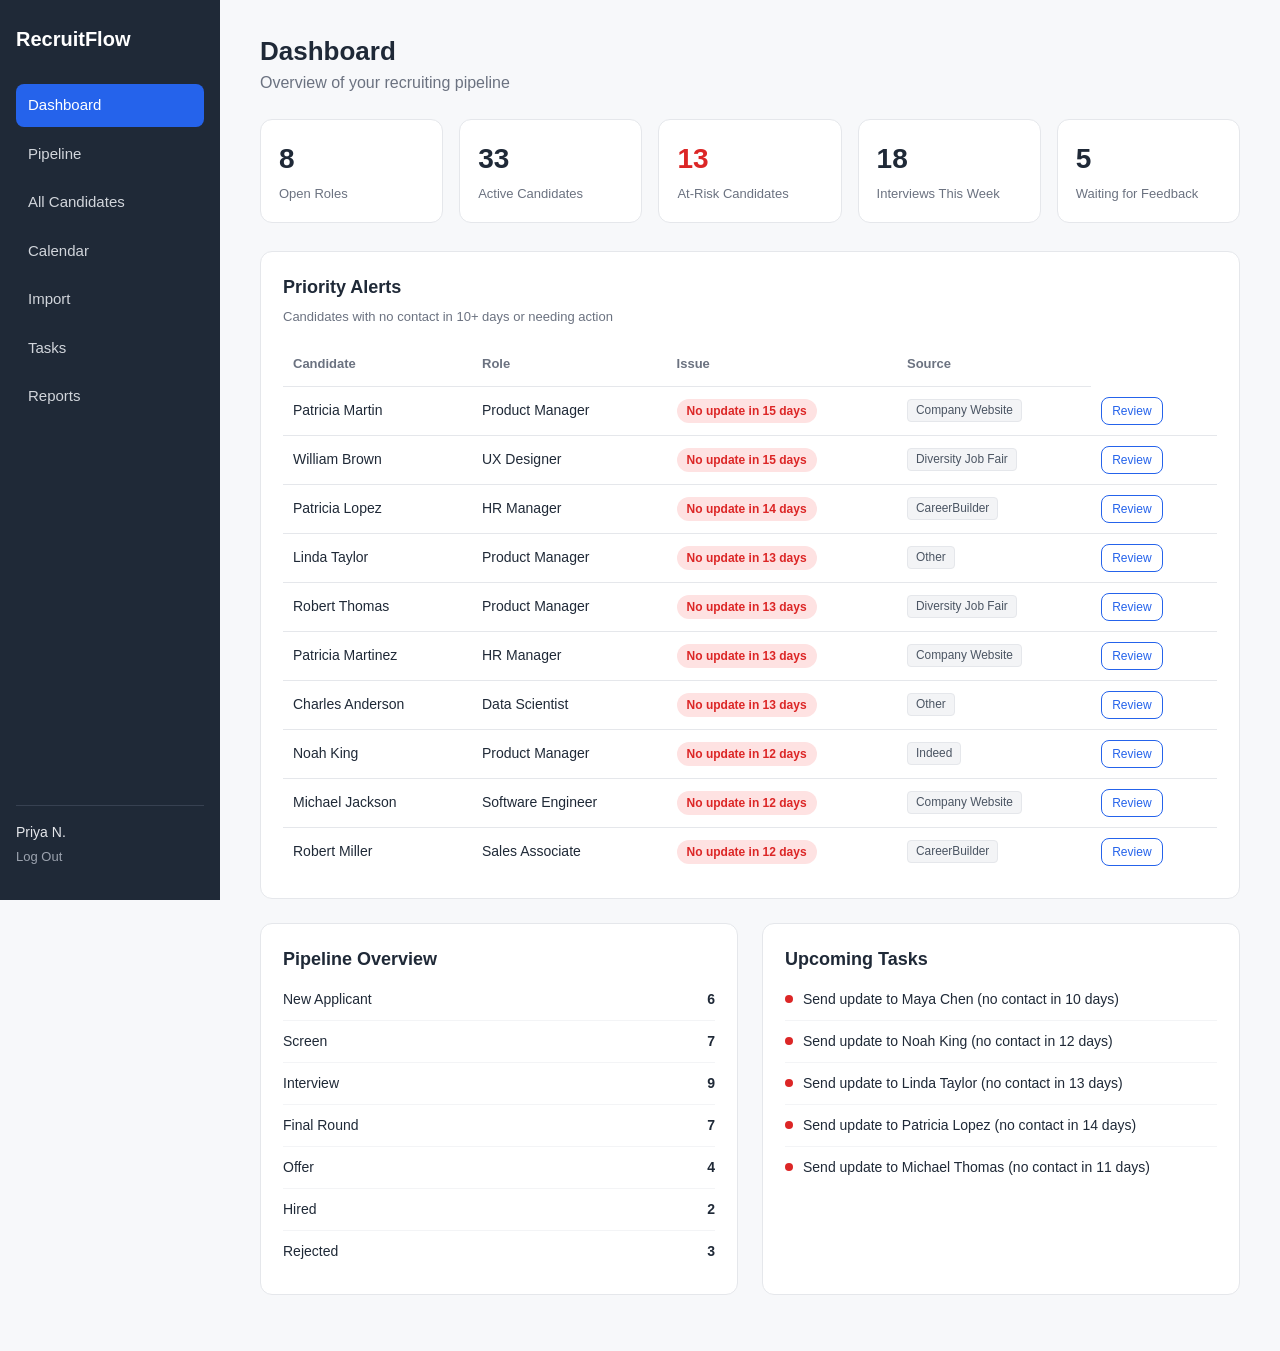
<file: index.html>
<!-- HTML5 document declaration and language set to English -->
<!DOCTYPE html>
<html lang="en">
<!-- Head section: page metadata, title, and a redirect script -->
<head>
  <meta charset="UTF-8">
  <meta http-equiv="refresh" content="0; url=dashboard.html">
  <title>RecruitFlow</title>
  <!-- Inline script that immediately sends the user to the dashboard -->
  <script>
    window.location.href = "dashboard.html";
  </script>
</head>
<!-- Body: only shown briefly as a fallback if the redirect fails -->
<body>
  <p>Redirecting to <a href="dashboard.html">Dashboard</a>...</p>
</body>
</html>
</file>
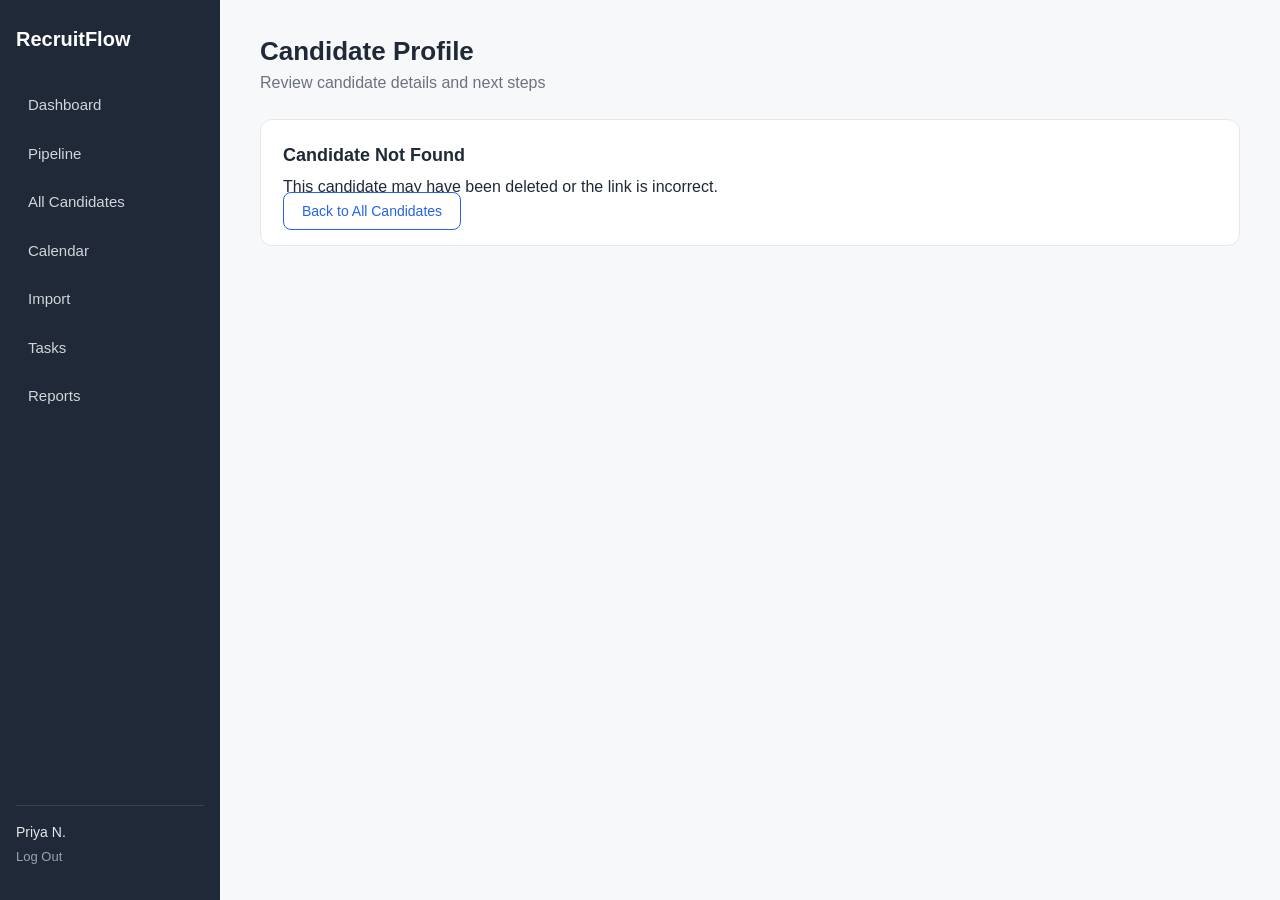
<file: candidate.html>
<!-- HTML5 document declaration and language set to English -->
<!DOCTYPE html>
<html lang="en">
<!-- Head section: metadata, viewport for responsive design, title, and stylesheet link -->
<head>
  <meta charset="UTF-8">
  <meta name="viewport" content="width=device-width, initial-scale=1.0">
  <title>RecruitFlow — Candidate Profile</title>
  <link rel="stylesheet" href="css/style.css">
</head>
<body>
  <!-- Sidebar Navigation: empty container populated by buildSidebar() in js/sidebar.js -->
  <nav class="sidebar"></nav>

  <!-- Main content area for the candidate profile page -->
  <main class="content">
    <!-- Page header with title and description -->
    <header class="page-header">
      <h1>Candidate Profile</h1>
      <p>Review candidate details and next steps</p>
    </header>

    <!-- Candidate detail container: filled with the selected candidate's profile by
         showCandidateDetail() and showEditForm() in js/candidate.js -->
    <div id="candidateDetail"></div>
  </main>

  <!-- Scripts: shared data must load before candidate logic, then set empty active page (detail page) and build sidebar -->
  <script src="js/data.js"></script>
  <script src="js/candidate.js"></script>
  <script>var ACTIVE_PAGE = "";</script>
  <script src="js/sidebar.js"></script>
</body>
</html>
</file>
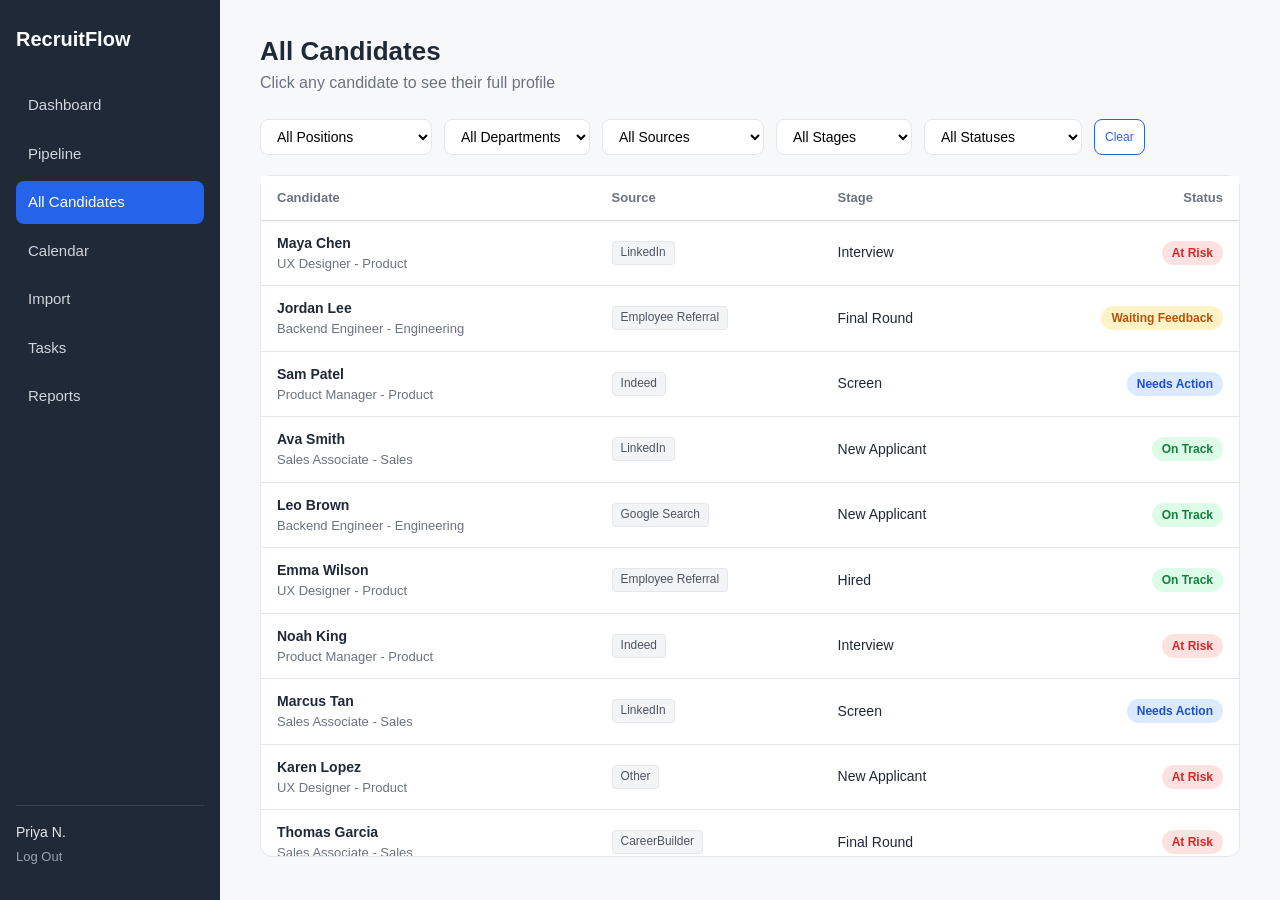
<file: candidates-list.html>
<!-- HTML5 document declaration and language set to English -->
<!DOCTYPE html>
<html lang="en">
<!-- Head section: metadata, viewport for responsive design, title, and stylesheet link -->
<head>
  <meta charset="UTF-8">
  <meta name="viewport" content="width=device-width, initial-scale=1.0">
  <title>RecruitFlow — All Candidates</title>
  <link rel="stylesheet" href="css/style.css">
</head>
<body>
  <!-- Sidebar Navigation: empty container populated by buildSidebar() in js/sidebar.js -->
  <nav class="sidebar"></nav>

  <!-- Main content area for the all candidates page -->
  <main class="content">
    <!-- Page header with title and description -->
    <header class="page-header">
      <h1>All Candidates</h1>
      <p>Click any candidate to see their full profile</p>
    </header>

    <!-- Filter bar: dropdowns to narrow candidates by position, department, source, stage, and status.
         Options are populated dynamically by js/candidates-list.js. -->
    <div class="filters" id="candidateFilters">
      <select id="filterPosition"><option value="">All Positions</option></select>
      <select id="filterDepartment"><option value="">All Departments</option></select>
      <select id="filterSource"><option value="">All Sources</option></select>
      <select id="filterStage"><option value="">All Stages</option></select>
      <select id="filterStatus"><option value="">All Statuses</option></select>
      <button type="button" class="btn-secondary btn-small" id="clearFilters">Clear</button>
    </div>

    <!-- Candidate list container: filled with clickable rows by the top-level script in js/candidates-list.js -->
    <div class="candidate-list-box" id="candidateList"></div>
  </main>

  <!-- Scripts: shared data must load before the list logic, then set active page and build sidebar -->
  <script src="js/data.js"></script>
  <script src="js/candidates-list.js"></script>
  <script>var ACTIVE_PAGE = "candidates-list.html";</script>
  <script src="js/sidebar.js"></script>
</body>
</html>
</file>
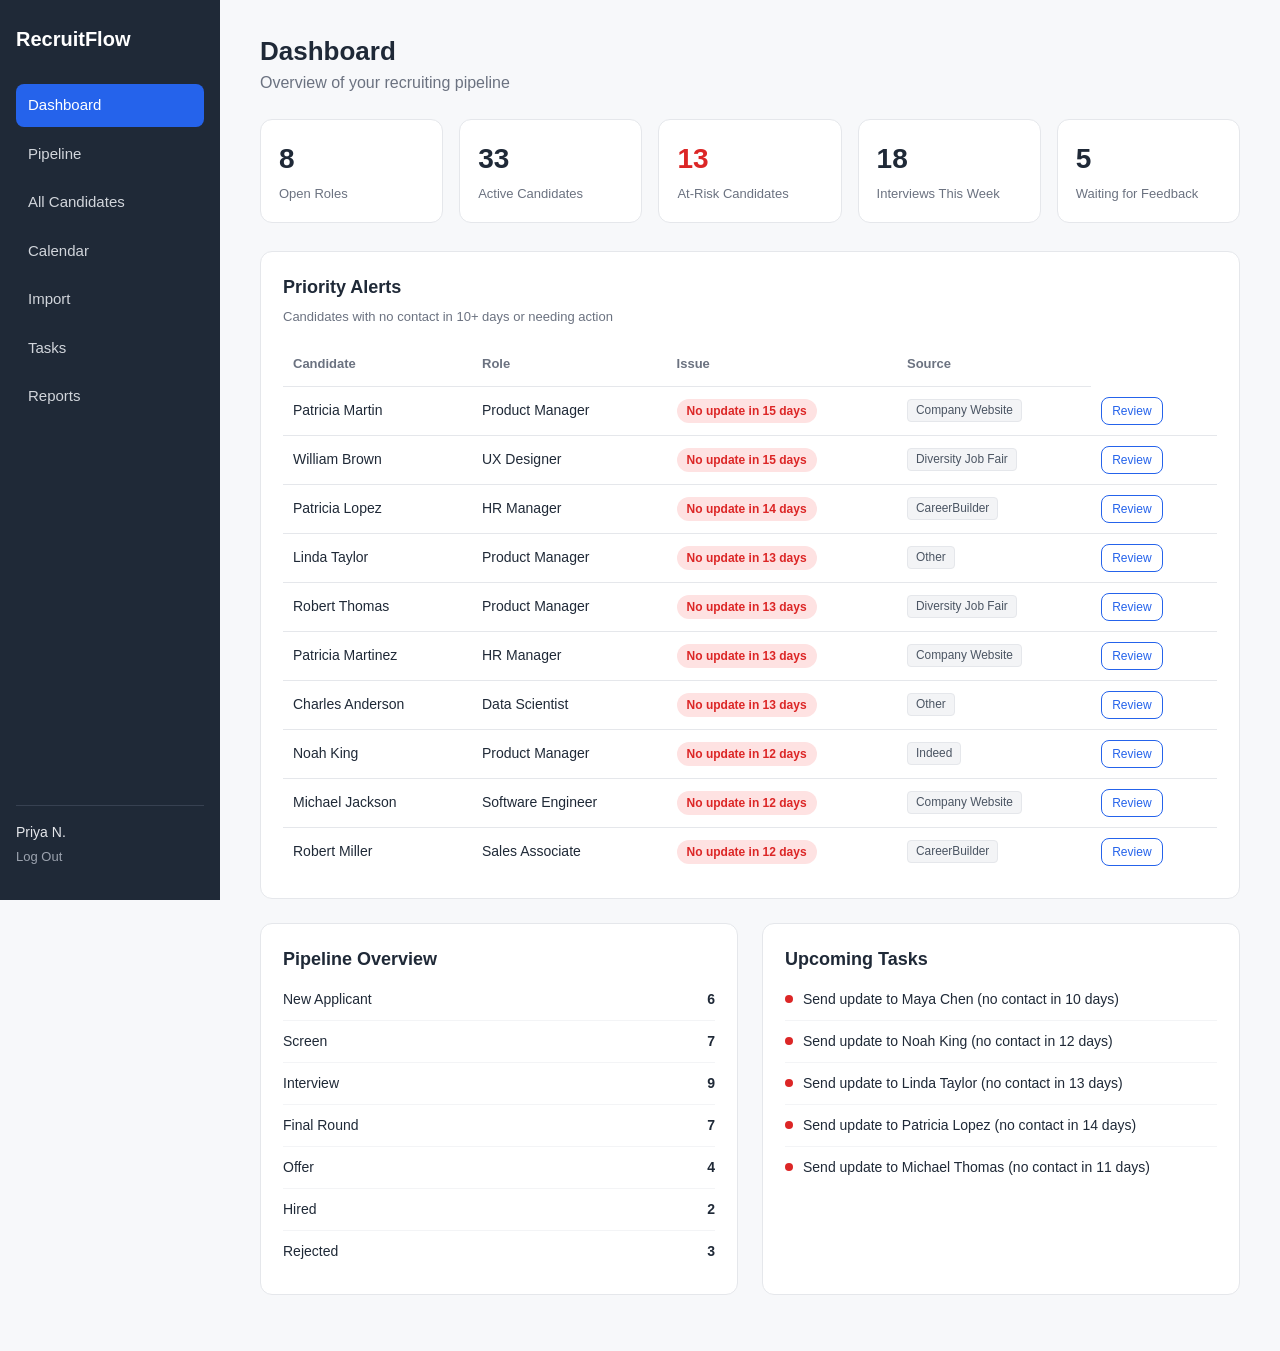
<file: dashboard.html>
<!-- HTML5 document declaration and language set to English -->
<!DOCTYPE html>
<html lang="en">
<!-- Head section: metadata, viewport for responsive design, title, and stylesheet link -->
<head>
  <meta charset="UTF-8">
  <meta name="viewport" content="width=device-width, initial-scale=1.0">
  <title>RecruitFlow — Dashboard</title>
  <link rel="stylesheet" href="css/style.css">
</head>
<body>
  <!-- Sidebar Navigation: empty container populated by buildSidebar() in js/sidebar.js -->
  <nav class="sidebar"></nav>

  <!-- Main content area for the dashboard page -->
  <main class="content">
    <!-- Page header with title and description -->
    <header class="page-header">
      <h1>Dashboard</h1>
      <p>Overview of your recruiting pipeline</p>
    </header>

    <!-- Stat Cards: summary metrics filled in by js/dashboard.js (statsGrid) -->
    <section class="stats-grid" id="statsGrid"></section>

    <!-- Priority Alerts: table of candidates needing attention, populated by js/dashboard.js (alertsTable) -->
    <section class="panel">
      <h2>Priority Alerts</h2>
      <p class="panel-sub">Candidates with no contact in 10+ days or needing action</p>
      <table class="data-table" id="alertsTable">
        <thead>
          <tr>
            <th>Candidate</th>
            <th>Role</th>
            <th>Issue</th>
            <th>Source</th>
          </tr>
        </thead>
        <tbody></tbody>
      </table>
    </section>

    <!-- Two-column layout for pipeline overview and task preview -->
    <div class="two-col">
      <!-- Pipeline Overview: candidate counts per hiring stage, filled by js/dashboard.js (stageList) -->
      <section class="panel">
        <h2>Pipeline Overview</h2>
        <ul class="stage-list" id="stageList"></ul>
      </section>

      <!-- Upcoming Tasks: preview of overdue/due/upcoming tasks, filled by js/dashboard.js (taskPreview) -->
      <section class="panel">
        <h2>Upcoming Tasks</h2>
        <ul class="task-list" id="taskPreview"></ul>
      </section>
    </div>
  </main>

  <!-- Scripts: load shared data, dashboard logic, set active page, then build sidebar -->
  <script src="js/data.js"></script>
  <script src="js/dashboard.js"></script>
  <script>var ACTIVE_PAGE = "dashboard.html";</script>
  <script src="js/sidebar.js"></script>
</body>
</html>
</file>
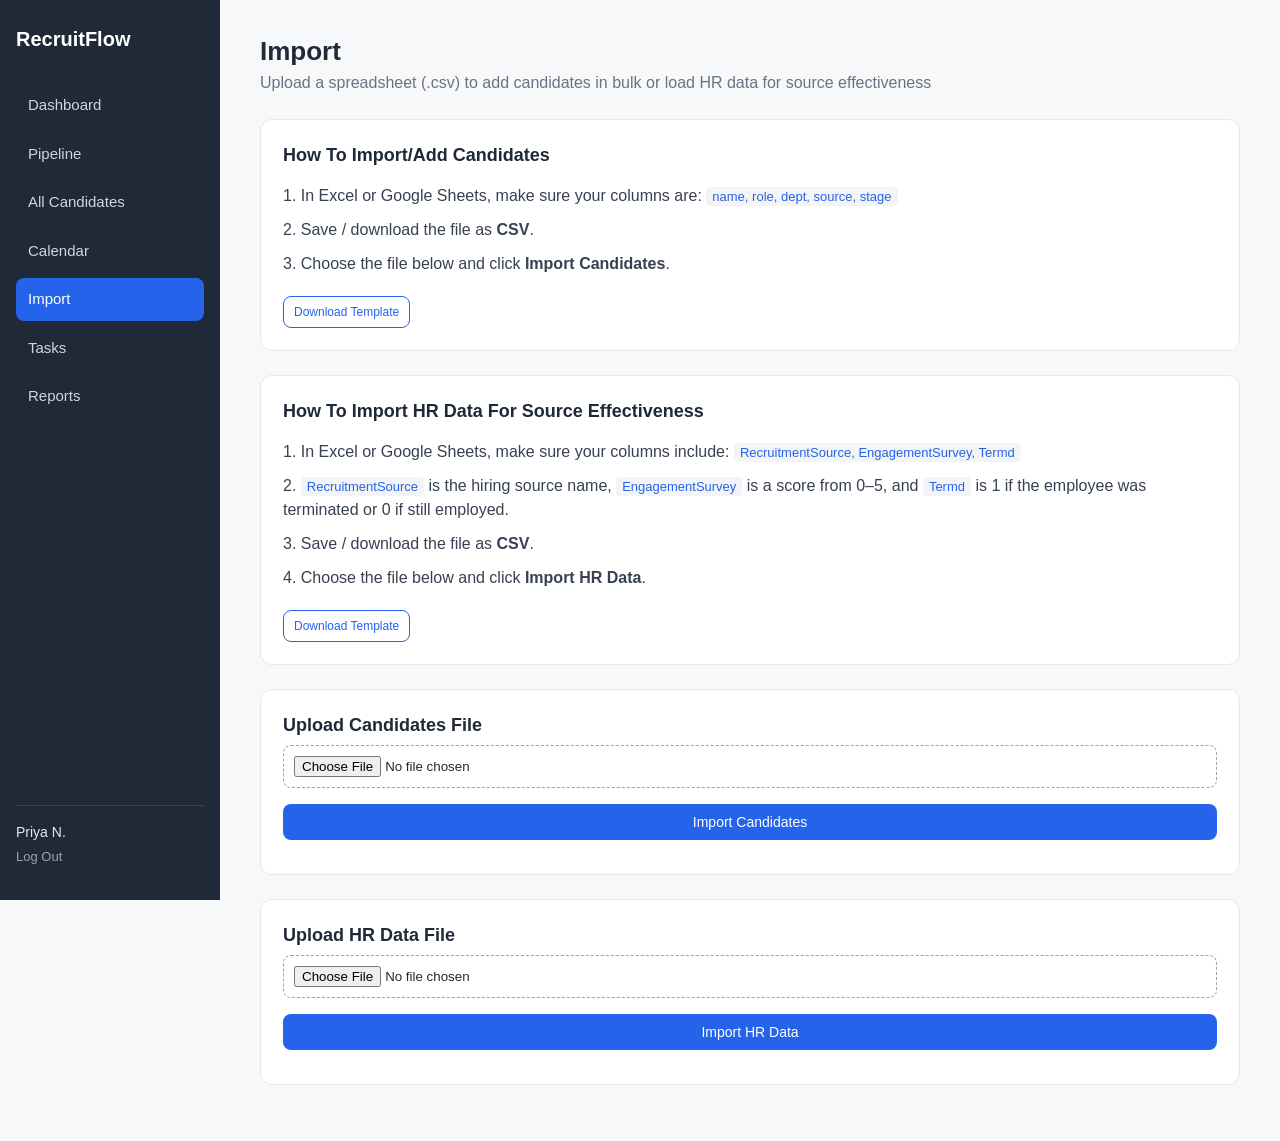
<file: import.html>
<!-- HTML5 document declaration and language set to English -->
<!DOCTYPE html>
<html lang="en">
<!-- Head section: metadata, viewport for responsive design, title, and stylesheet link -->
<head>
  <meta charset="UTF-8">
  <meta name="viewport" content="width=device-width, initial-scale=1.0">
  <title>RecruitFlow — Import</title>
  <link rel="stylesheet" href="css/style.css">
</head>
<body>
  <!-- Sidebar Navigation: empty container populated by buildSidebar() in js/sidebar.js -->
  <nav class="sidebar"></nav>

  <!-- Main content area for the import page -->
  <main class="content">
    <!-- Page header with title and description -->
    <header class="page-header">
      <h1>Import</h1>
      <p>Upload a spreadsheet (.csv) to add candidates in bulk or load HR data for source effectiveness</p>
    </header>

    <!-- Instructions panel for candidate import: explains the required CSV format and offers a template download -->
    <section class="panel">
      <h2>How To Import/Add Candidates</h2>
      <ol class="import-steps" style="padding-left: 0; margin-left: 0; list-style-position: inside; margin-top: 15px; margin-bottom: 20px; display: flex; flex-direction: column; gap: 10px;">
        <li style="margin: 0; line-height: 1.5;">In Excel or Google Sheets, make sure your columns are:
          <code>name, role, dept, source, stage</code></li>
        <li style="margin: 0; line-height: 1.5;">Save / download the file as <strong>CSV</strong>.</li>
        <li style="margin: 0; line-height: 1.5;">Choose the file below and click <strong>Import Candidates</strong>.</li>
      </ol>
      <a href="data/candidate-template.csv" download class="btn-secondary btn-small" style="display: inline-block;">
        Download Template
      </a>
    </section>

    <!-- Instructions panel for HR data import: explains the required CSV format for source effectiveness -->
    <section class="panel">
      <h2>How To Import HR Data For Source Effectiveness</h2>
      <ol class="import-steps" style="padding-left: 0; margin-left: 0; list-style-position: inside; margin-top: 15px; margin-bottom: 20px; display: flex; flex-direction: column; gap: 10px;">
        <li style="margin: 0; line-height: 1.5;">In Excel or Google Sheets, make sure your columns include:
          <code>RecruitmentSource, EngagementSurvey, Termd</code></li>
        <li style="margin: 0; line-height: 1.5;"><code>RecruitmentSource</code> is the hiring source name, <code>EngagementSurvey</code> is a score from 0–5, and <code>Termd</code> is 1 if the employee was terminated or 0 if still employed.</li>
        <li style="margin: 0; line-height: 1.5;">Save / download the file as <strong>CSV</strong>.</li>
        <li style="margin: 0; line-height: 1.5;">Choose the file below and click <strong>Import HR Data</strong>.</li>
      </ol>
      <a href="data/hr-template.csv" download class="btn-secondary btn-small" style="display: inline-block;">
        Download Template
      </a>
    </section>

    <!-- Upload panel for candidates: file picker and import button; processing handled by importFile() and
         processCSV() in js/import.js. #candidateFileInput and #candidateImportMessage are read/written by those functions. -->
    <section class="panel">
      <h2>Upload Candidates File</h2>
      <input type="file" id="candidateFileInput" accept=".csv" class="file-input">
      <button class="btn-primary" onclick="importFile()">Import Candidates</button>
      <p id="candidateImportMessage" class="import-message"></p>
    </section>

    <!-- Upload panel for HR data: file picker and import button; processing handled by importHRFile() and
         processHRCSV() in js/import.js. #hrFileInput and #hrImportMessage are read/written by those functions. -->
    <section class="panel">
      <h2>Upload HR Data File</h2>
      <input type="file" id="hrFileInput" accept=".csv" class="file-input">
      <button class="btn-primary" onclick="importHRFile()">Import HR Data</button>
      <p id="hrImportMessage" class="import-message"></p>
    </section>

    <!-- Preview panel: hidden until an import succeeds; shows the imported data in a table.
         #previewPanel and #previewTable are populated by showPreview()/showHRPreview() in js/import.js. -->
    <section class="panel" id="previewPanel" style="display:none;">
      <h2 id="previewTitle">Imported Data</h2>
      <table class="data-table" id="previewTable">
        <thead id="previewHead"></thead>
        <tbody></tbody>
      </table>
    </section>
  </main>

  <!-- Scripts: load shared data, import logic, set active page, then build sidebar -->
  <script src="js/data.js"></script>
  <script src="js/import.js"></script>
  <script>var ACTIVE_PAGE = "import.html";</script>
  <script src="js/sidebar.js"></script>
</body>
</html>
</file>
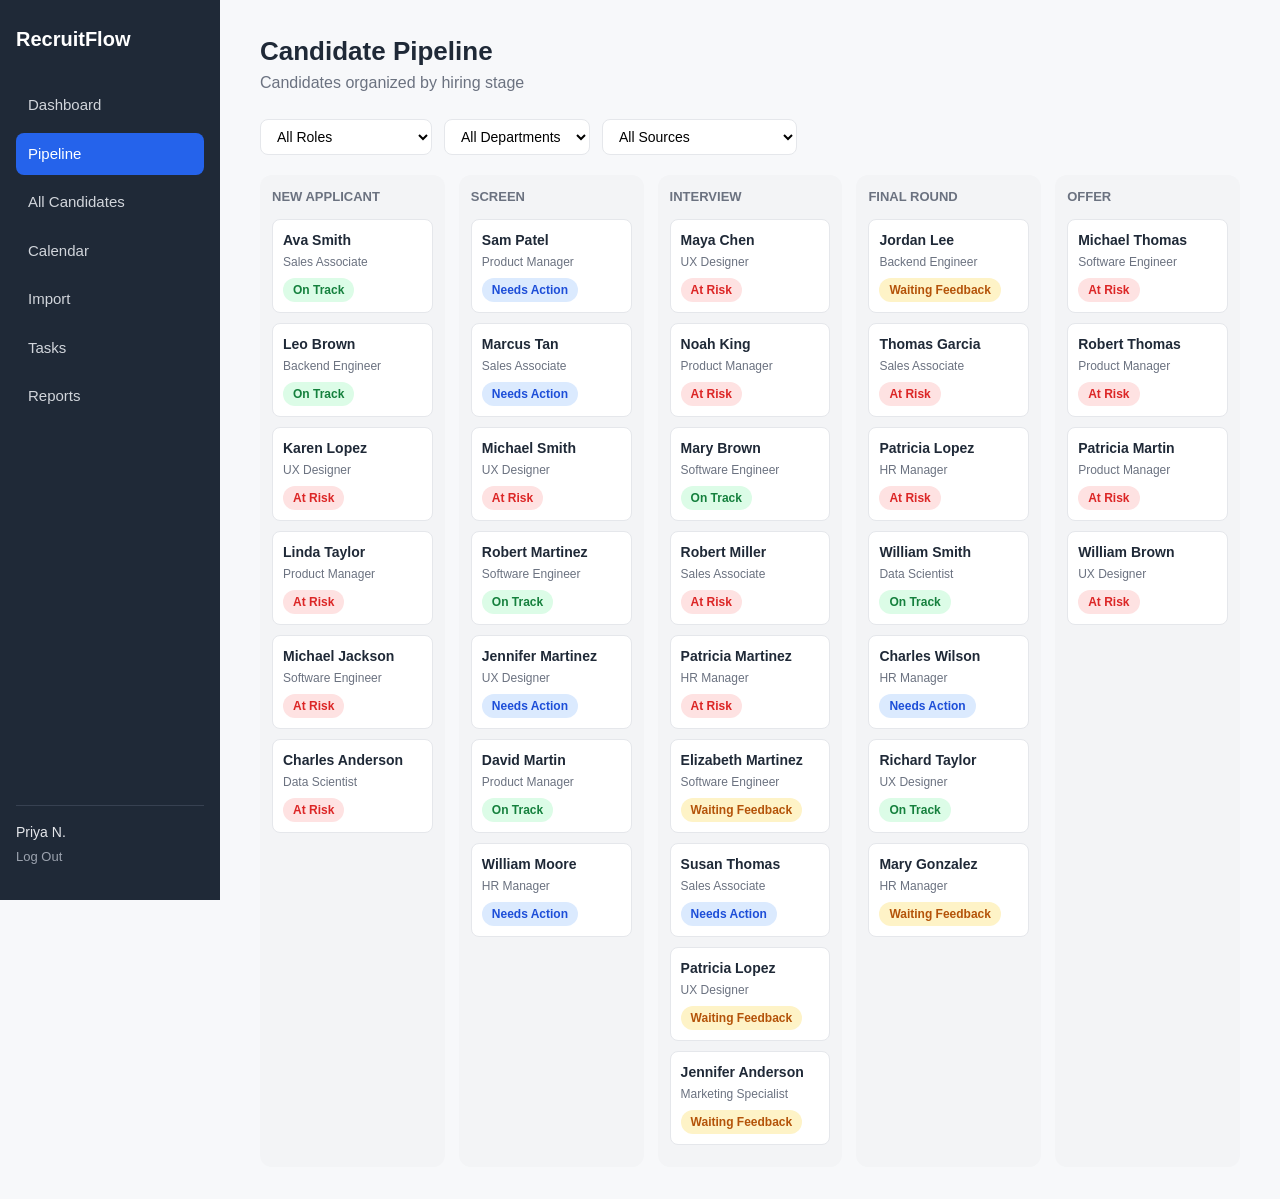
<file: pipeline.html>
<!-- HTML5 document declaration and language set to English -->
<!DOCTYPE html>
<html lang="en">
<!-- Head section: metadata, viewport for responsive design, title, and stylesheet link -->
<head>
  <meta charset="UTF-8">
  <meta name="viewport" content="width=device-width, initial-scale=1.0">
  <title>RecruitFlow — Pipeline</title>
  <link rel="stylesheet" href="css/style.css">
</head>
<body>
  <!-- Sidebar Navigation: empty container populated by buildSidebar() in js/sidebar.js -->
  <nav class="sidebar"></nav>

  <!-- Main content area for the pipeline page -->
  <main class="content">
    <!-- Page header with title and description -->
    <header class="page-header">
      <h1>Candidate Pipeline</h1>
      <p>Candidates organized by hiring stage</p>
    </header>

    <!-- Filters: dropdowns for role, department, and source; options added by fillFilter() and
         change events handled by renderBoard() in js/pipeline.js -->
    <section class="filters">
      <select id="filterRole"><option value="">All Roles</option></select>
      <select id="filterDept"><option value="">All Departments</option></select>
      <select id="filterSource"><option value="">All Sources</option></select>
    </section>

    <!-- Kanban Board: columns per hiring stage, rendered by renderBoard() in js/pipeline.js -->
    <section class="kanban" id="kanban"></section>
  </main>

  <!-- Scripts: load shared data, pipeline logic, set active page, then build sidebar -->
  <script src="js/data.js"></script>
  <script src="js/pipeline.js"></script>
  <script>var ACTIVE_PAGE = "pipeline.html";</script>
  <script src="js/sidebar.js"></script>
</body>
</html>
</file>
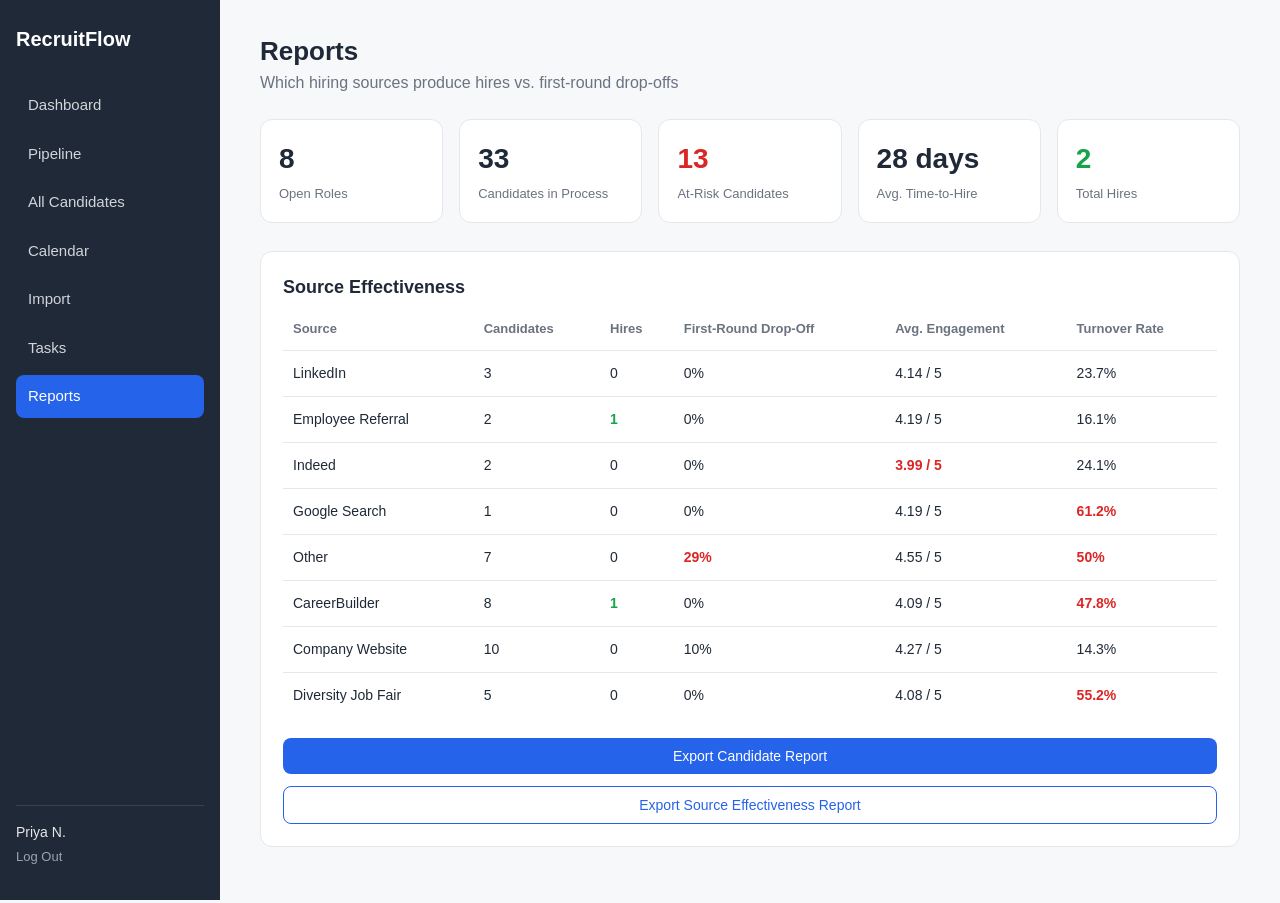
<file: reports.html>
<!-- HTML5 document declaration and language set to English -->
<!DOCTYPE html>
<html lang="en">
<!-- Head section: metadata, viewport for responsive design, title, and stylesheet link -->
<head>
  <meta charset="UTF-8">
  <meta name="viewport" content="width=device-width, initial-scale=1.0">
  <title>RecruitFlow — Reports</title>
  <link rel="stylesheet" href="css/style.css">
</head>
<body>
  <!-- Sidebar Navigation: empty container populated by buildSidebar() in js/sidebar.js -->
  <nav class="sidebar"></nav>

  <!-- Main content area for the reports page -->
  <main class="content">
    <!-- Page header with title and description -->
    <header class="page-header">
      <h1>Reports</h1>
      <p>Which hiring sources produce hires vs. first-round drop-offs</p>
    </header>

    <!-- Report stat cards: summary metrics filled in by the top-level script in js/reports.js -->
    <section class="stats-grid" id="reportStats"></section>

    <!-- Source Effectiveness panel: table comparing hiring sources, populated by renderSourceTable() in js/reports.js -->
    <section class="panel">
      <h2>Source Effectiveness</h2>
      <table class="data-table" id="sourceTable">
        <thead>
          <tr>
            <th>Source</th>
            <th>Candidates</th>
            <th>Hires</th>
            <th>First-Round Drop-Off</th>
            <th>Avg. Engagement</th>
            <th>Turnover Rate</th>
          </tr>
        </thead>
        <tbody></tbody>
      </table>
      <!-- Export buttons: trigger CSV downloads of the candidate report and source effectiveness report -->
      <div class="report-actions" style="flex-direction: column;">
        <button class="btn-primary" onclick="exportCandidatesCSV()">Export Candidate Report</button>
        <button class="btn-secondary" style="width: 100%;" onclick="exportSourceEffectivenessCSV()">Export Source Effectiveness Report</button>
      </div>
    </section>
  </main>

  <!-- Scripts: load shared data, raw HR dataset, HR data parser, reports logic, set active page, then build sidebar -->
  <script src="js/data.js"></script>
  <script src="js/hr-dataset-raw.js"></script>
  <script src="js/hr-data.js"></script>
  <script src="js/reports.js"></script>
  <script>var ACTIVE_PAGE = "reports.html";</script>
  <script src="js/sidebar.js"></script>
</body>
</html>
</file>
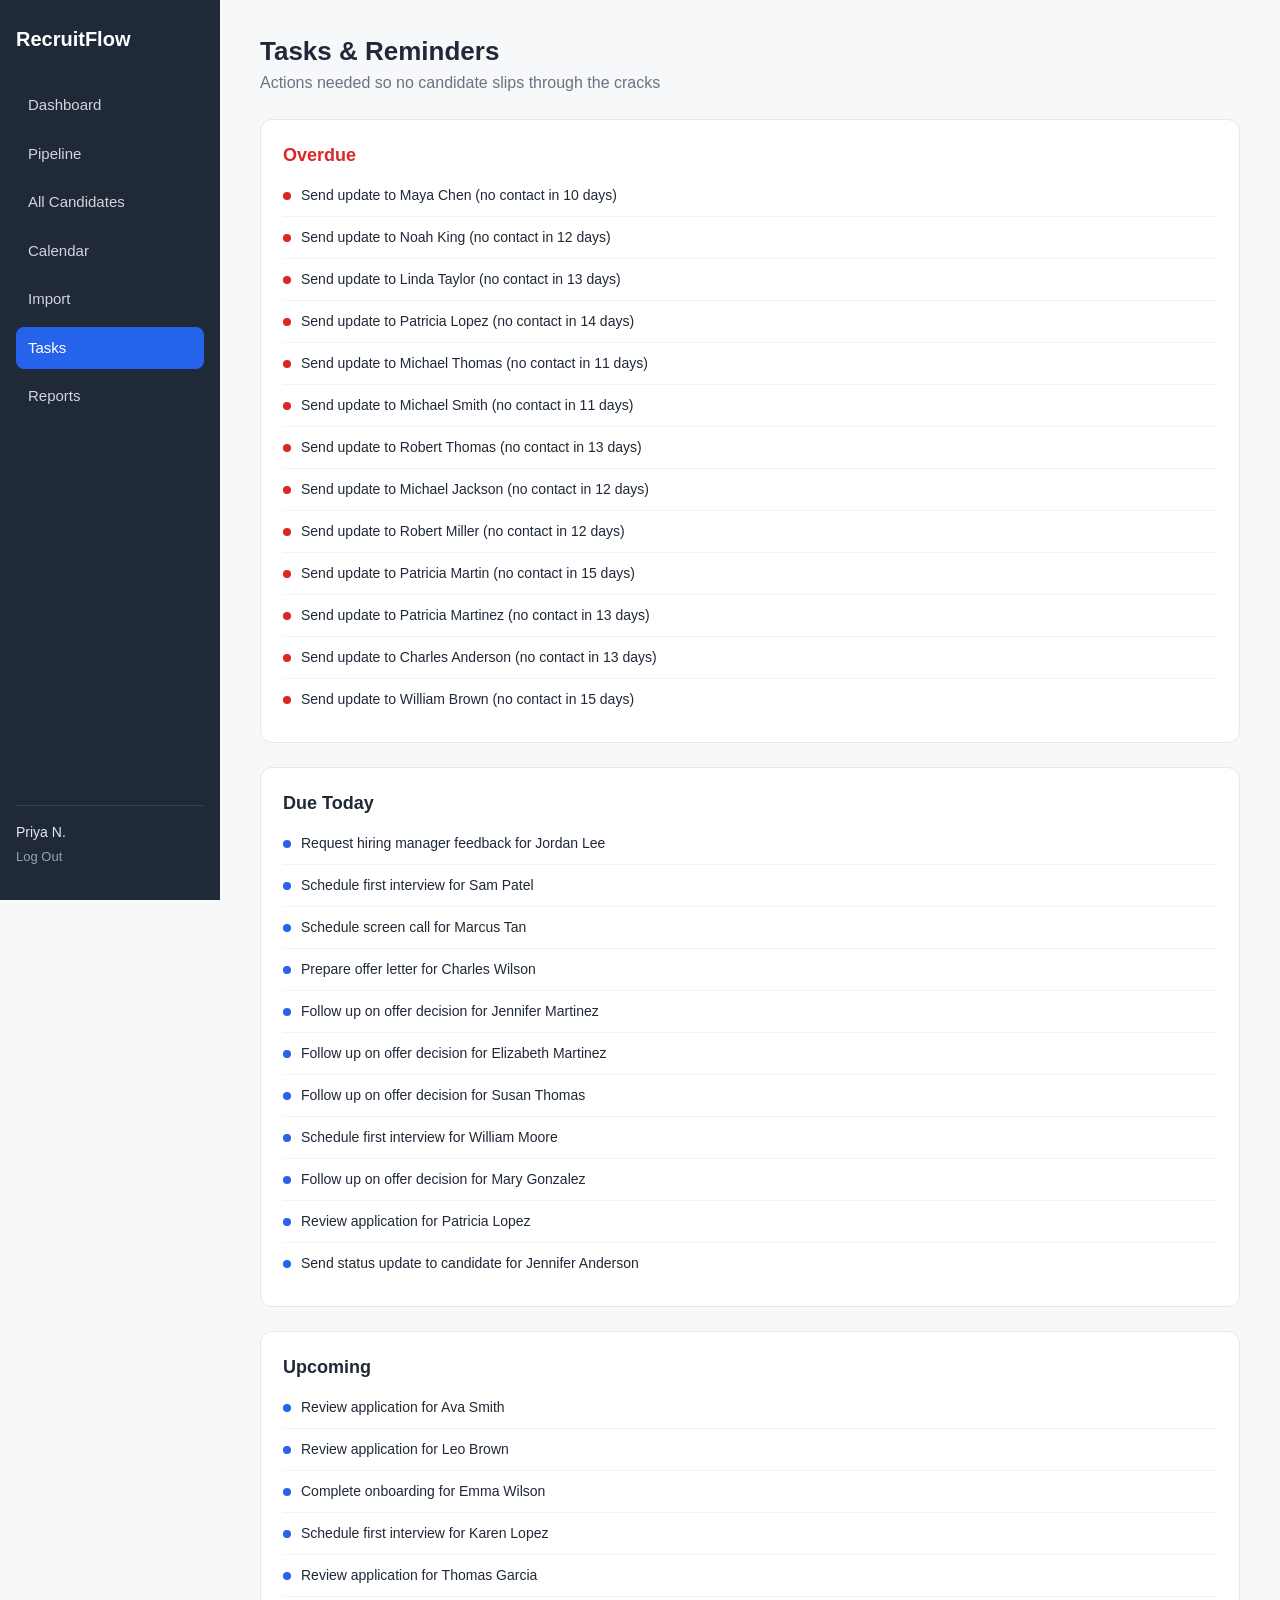
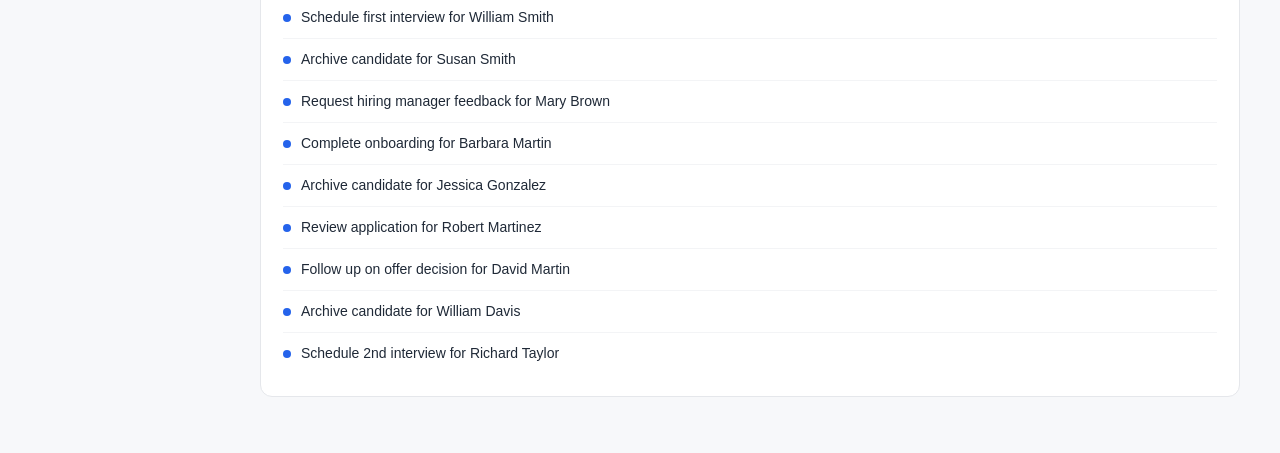
<file: tasks.html>
<!-- HTML5 document declaration and language set to English -->
<!DOCTYPE html>
<html lang="en">
<!-- Head section: metadata, viewport for responsive design, title, and stylesheet link -->
<head>
  <meta charset="UTF-8">
  <meta name="viewport" content="width=device-width, initial-scale=1.0">
  <title>RecruitFlow — Tasks</title>
  <link rel="stylesheet" href="css/style.css">
</head>
<body>
  <!-- Sidebar Navigation: empty container populated by buildSidebar() in js/sidebar.js -->
  <nav class="sidebar"></nav>

  <!-- Main content area for the tasks page -->
  <main class="content">
    <!-- Page header with title and description -->
    <header class="page-header">
      <h1>Tasks & Reminders</h1>
      <p>Actions needed so no candidate slips through the cracks</p>
    </header>

    <!-- Overdue tasks panel: list populated by renderTasksPage() in js/tasks.js -->
    <section class="panel">
      <h2 class="danger-text">Overdue</h2>
      <ul class="task-list" id="overdueTasks"></ul>
    </section>

    <!-- Due today tasks panel: list populated by renderTasksPage() in js/tasks.js -->
    <section class="panel">
      <h2>Due Today</h2>
      <ul class="task-list" id="todayTasks"></ul>
    </section>

    <!-- Upcoming tasks panel: list populated by renderTasksPage() in js/tasks.js -->
    <section class="panel">
      <h2>Upcoming</h2>
      <ul class="task-list" id="upcomingTasks"></ul>
    </section>
  </main>

  <!-- Scripts: load shared data, tasks logic, set active page, then build sidebar -->
  <script src="js/data.js"></script>
  <script src="js/tasks.js"></script>
  <script>var ACTIVE_PAGE = "tasks.html";</script>
  <script src="js/sidebar.js"></script>
</body>
</html>
</file>
<file: css/style.css>
/* ---------- Base & Font Uniformity ---------- */
/* Global reset: zero out margins/padding, use border-box sizing, and set a
   consistent font stack for all elements, pseudo-elements, and the body. */
*,
*::before,
*::after {
  margin: 0;
  padding: 0;
  box-sizing: border-box;
  font-family: 'Segoe UI', Roboto, Helvetica, Arial, sans-serif;
}

/* Body defaults: light gray background, dark text, and 1.5 line height. */
body {
  font-family: 'Segoe UI', Roboto, Helvetica, Arial, sans-serif;
  background: #F7F8FA;
  color: #1F2937;
  line-height: 1.5;
}

/* Force form inputs, buttons, and select boxes to inherit the body font family */
input,
button,
select,
textarea {
  font-family: inherit;
}

/* FullCalendar Component Font Override: ensure calendar text uses the same font */
.fc, .fc * {
  font-family: inherit !important;
}

/* Links: remove underline and inherit text color by default */
a { text-decoration: none; color: inherit; }

/* ---------- Login ---------- */
/* Login page layout: centered card on a blue gradient background. */
.login-body {
  display: flex;
  align-items: center;
  justify-content: center;
  height: 100vh;
  background: linear-gradient(135deg, #2563EB, #1E40AF);
}
.login-card {
  background: #fff;
  padding: 40px;
  border-radius: 16px;
  width: 360px;
  box-shadow: 0 10px 40px rgba(0,0,0,0.2);
  text-align: center;
}
.logo { color: #2563EB; font-size: 28px; margin-bottom: 4px; }
.tagline { color: #6B7280; margin-bottom: 24px; }

.login-card form { text-align: left; }
.login-card label {
  display: block;
  font-size: 14px;
  margin-bottom: 6px;
  color: #6B7280;
}
.login-card input {
  width: 100%;
  padding: 10px 12px;
  margin-bottom: 18px;
  border: 1px solid #E5E7EB;
  border-radius: 8px;
  font-size: 14px;
}
.login-card input:focus { outline: 2px solid #2563EB; border-color: #2563EB; }

/* ---------- Buttons ---------- */
/* Primary action button: blue background, white text, full width by default. */
.btn-primary {
  background: #2563EB;
  color: #fff;
  border: none;
  padding: 10px 18px;
  border-radius: 8px;
  font-size: 14px;
  cursor: pointer;
  width: 100%;
  transition: background 0.2s;
}
.btn-primary:hover { background: #1D4ED8; }

/* Secondary button: white background with blue border, used for less prominent actions. */
.btn-secondary {
  background: #fff;
  color: #2563EB;
  border: 1px solid #2563EB;
  padding: 10px 18px;
  border-radius: 8px;
  font-size: 14px;
  cursor: pointer;
  transition: background 0.2s;
}
.btn-secondary:hover { background: #EFF6FF; }

/* Small button variant: reduced font size and padding, auto width for inline use. */
.btn-small {
  font-size: 12px;
  padding: 6px 10px;
  width: auto;
  margin-right: 6px;
}

/* Danger button: red background, used for destructive actions like delete. */
.btn-danger {
  background: #DC2626;
  color: white;
  border: none;
  border-radius: 8px;
  padding: 10px 16px;
  font-weight: 600;
  cursor: pointer;
}

.btn-danger:hover {
  background: #B91C1C;
}

/* ---------- Sidebar Layout ---------- */
/* Fixed left sidebar: dark background, 220px wide, full viewport height,
   flex column layout with nav links and a footer at the bottom. */
.sidebar {
  position: fixed;
  top: 0; left: 0;
  width: 220px;
  height: 100vh;
  background: #1F2937;
  color: #E5E7EB;
  padding: 24px 16px;
  display: flex;
  flex-direction: column;
}
/* Sidebar logo/brand text at the top. */
.logo-small {
  color: #fff;
  font-size: 20px;
  margin-bottom: 30px;
}
/* Sidebar navigation links: block layout, rounded corners, hover and active states. */
.sidebar a {
  display: block;
  padding: 10px 12px;
  border-radius: 8px;
  color: #D1D5DB;
  margin-bottom: 6px;
  font-size: 15px;
  transition: background 0.2s;
}
.sidebar a:hover { background: #374151; color: #fff; }
.sidebar a.active { background: #2563EB; color: #fff; }

/* Sidebar footer: pushed to the bottom with a top border, contains user name and logout. */
.sidebar-footer {
  margin-top: auto;
  border-top: 1px solid #374151;
  padding-top: 16px;
  font-size: 14px;
}
.sidebar-footer .logout {
  color: #9CA3AF;
  font-size: 13px;
  padding: 4px 0;
}
.sidebar-footer .logout:hover { color: #fff; background: none; }

/* ---------- Content ---------- */
/* Main content area: offset by the sidebar width, with consistent padding. */
.content {
  margin-left: 220px;
  padding: 32px 40px;
}
/* Page header: title and subtitle styling at the top of each page. */
.page-header { margin-bottom: 24px; }
.page-header h1 { font-size: 26px; }
.page-header p { color: #6B7280; }

/* Back navigation link styling. */
.back-link {
  color: #2563EB;
  font-size: 14px;
  display: inline-block;
  margin-bottom: 16px;
}

/* ---------- Stat Cards ---------- */
/* Responsive grid of stat cards; each card shows a big number and a label.
   Warning cards show red numbers, success cards show green numbers. */
.stats-grid {
  display: grid;
  grid-template-columns: repeat(auto-fit, minmax(160px, 1fr));
  gap: 16px;
  margin-bottom: 28px;
}
.stat-card {
  background: #fff;
  border: 1px solid #E5E7EB;
  border-radius: 12px;
  padding: 18px;
}
.stat-card .num { font-size: 28px; font-weight: 700; }
.stat-card .label { color: #6B7280; font-size: 13px; margin-top: 4px; }
.stat-card.warning .num { color: #DC2626; }
.stat-card.success .num { color: #16A34A; }

/* ---------- Panels ---------- */
/* White card panels with border and rounded corners, used to group content sections. */
.panel {
  background: #fff;
  border: 1px solid #E5E7EB;
  border-radius: 12px;
  padding: 22px;
  margin-bottom: 24px;
}
.panel h2 { font-size: 18px; margin-bottom: 6px; }
.panel-sub { color: #6B7280; font-size: 13px; margin-bottom: 16px; }

/* Two-column grid layout for side-by-side panels. */
.two-col {
  display: grid;
  grid-template-columns: 1fr 1fr;
  gap: 24px;
}

/* ---------- Tables ---------- */
/* Data table styling: full width, collapsed borders, gray header text, no bottom border on last row. */
.data-table {
  width: 100%;
  border-collapse: collapse;
  font-size: 14px;
}
.data-table th, .data-table td {
  text-align: left;
  padding: 12px 10px;
  border-bottom: 1px solid #E5E7EB;
}
.data-table th { color: #6B7280; font-weight: 600; font-size: 13px; }
.data-table tr:last-child td { border-bottom: none; }

/* ---------- Badges ---------- */
/* Pill-shaped status badges with color variants for risk, wait, action, and ok states. */
.badge {
  display: inline-block;
  padding: 3px 10px;
  border-radius: 999px;
  font-size: 12px;
  font-weight: 600;
}
.badge-risk { background: #FEE2E2; color: #DC2626; }
.badge-wait { background: #FEF3C7; color: #B45309; }
.badge-action { background: #DBEAFE; color: #1D4ED8; }
.badge-ok { background: #DCFCE7; color: #15803D; }

/* ---------- Stage List ---------- */
/* Stage list: flex rows with stage name on the left and count on the right. */
.stage-list, .task-list { list-style: none; }
.stage-list li {
  display: flex;
  justify-content: space-between;
  padding: 10px 0;
  border-bottom: 1px solid #F3F4F6;
  font-size: 14px;
}
.stage-list li:last-child { border-bottom: none; }
.stage-list .count { font-weight: 700; }

/* ---------- Task List ---------- */
/* Task list items: flex layout with a colored dot indicator and task text.
   Overdue tasks get a red dot; normal tasks get a blue dot. */
.task-list li {
  display: flex;
  align-items: center;
  gap: 10px;
  padding: 10px 0;
  border-bottom: 1px solid #F3F4F6;
  font-size: 14px;
}
.task-list li:last-child { border-bottom: none; }
.task-list .dot {
  width: 8px; height: 8px; border-radius: 50%;
  background: #2563EB; flex-shrink: 0;
}
.task-list .dot.overdue { background: #DC2626; }
.danger-text { color: #DC2626; }

/* ---------- Filters ---------- */
/* Filter bar: flex row of dropdown selects with consistent padding and borders. */
.filters {
  display: flex;
  gap: 12px;
  margin-bottom: 20px;
}
.filters select {
  padding: 8px 12px;
  border: 1px solid #E5E7EB;
  border-radius: 8px;
  font-size: 14px;
  background: #fff;
}

/* ---------- Kanban ---------- */
/* Kanban board: 5-column grid (one per stage) with horizontal scroll on overflow.
   Each column has a gray background; cards are white with hover shadow. */
.kanban {
  display: grid;
  grid-template-columns: repeat(5, 1fr);
  gap: 14px;
  overflow-x: auto;
}
.kanban-col {
  background: #F3F4F6;
  border-radius: 12px;
  padding: 12px;
  min-width: 160px;
}
.kanban-col h3 {
  font-size: 13px;
  color: #6B7280;
  text-transform: uppercase;
  margin-bottom: 12px;
}
.kanban-card {
  background: #fff;
  border: 1px solid #E5E7EB;
  border-radius: 8px;
  padding: 10px;
  margin-bottom: 10px;
  cursor: pointer;
  transition: box-shadow 0.2s;
}
.kanban-card:hover { box-shadow: 0 4px 12px rgba(0,0,0,0.08); }
.kanban-card .name { font-weight: 600; font-size: 14px; }
.kanban-card .role { color: #6B7280; font-size: 12px; margin: 2px 0 6px; }

/* ---------- Candidate Detail ---------- */
/* Candidate detail page layout: header, detail grid, notes box, and alert banner. */
.detail-header {
  display: flex;
  justify-content: space-between;
  align-items: flex-start;
  margin-bottom: 20px;
}
.detail-grid {
  display: grid;
  grid-template-columns: 1fr 1fr;
  gap: 12px 24px;
  margin-bottom: 20px;
}
.detail-grid .field .k { color: #6B7280; font-size: 12px; }
.detail-grid .field .v { font-size: 15px; font-weight: 500; }
.action-row { margin: 20px 0; display: flex; flex-wrap: wrap; gap: 8px; }
.notes-box {
  background: #F9FAFB;
  border: 1px solid #E5E7EB;
  border-radius: 8px;
  padding: 14px;
  font-size: 14px;
}
.alert-banner {
  background: #FEE2E2;
  border: 1px solid #FCA5A5;
  color: #991B1B;
  padding: 12px 16px;
  border-radius: 8px;
  margin-bottom: 20px;
  font-size: 14px;
}

/* ---------- Report actions ---------- */
/* Report action button row (e.g. Export Report). */
.report-actions { margin-top: 20px; display: flex; gap: 12px; }

/* ---------- Responsive ---------- */
/* On screens narrower than 900px, collapse two-column layouts to one column
   and reduce the Kanban board to two columns. */
@media (max-width: 900px) {
  .two-col { grid-template-columns: 1fr; }
  .kanban { grid-template-columns: repeat(2, 1fr); }
}

/* ---------- Import Page ---------- */
/* Import page styling: instruction steps, file input, and success/error messages. */
.import-steps { line-height: 1.9; color: #374151; margin-bottom: 16px; }
.import-steps code {
  background: #F3F4F6; padding: 2px 6px; border-radius: 4px;
  font-size: 13px; color: #2563EB;
}
.file-input {
  display: block; margin-bottom: 16px; padding: 10px;
  border: 1px dashed #9CA3AF; border-radius: 8px; width: 100%;
}
.import-message { margin-top: 12px; font-weight: 600; }
.import-message.success { color: #16A34A; }
.import-message.error { color: #DC2626; }

/* ---------- Scrollable Candidate List ---------- */
/* Candidate list container: white card with border; scrolling is handled by
   the inner table wrapper, not this outer container. */
.candidate-list-box {
  background: #fff;
  border: 1px solid #E5E7EB;
  border-radius: 12px;

  /* Prevent the outer container from scrolling */
  max-height: none;
  overflow: visible;
}

/* Individual candidate row: flex layout with hover highlight, used in the list view. */
.candidate-row {
  display: flex;
  align-items: center;
  gap: 16px;
  padding: 16px 20px;
  border-bottom: 1px solid #F3F4F6;
  cursor: pointer;
  transition: background 0.15s;
  text-decoration: none;
  color: inherit;
}

.candidate-row:hover {
  background: #F9FAFB;
}

.candidate-row:last-child {
  border-bottom: none;
}

.candidate-main {
  flex: 1;
}

.candidate-name {
  font-weight: 600;
  font-size: 15px;
}

.candidate-sub {
  color: #6B7280;
  font-size: 13px;
}

.candidate-stage {
  font-size: 13px;
  color: #374151;
  min-width: 110px;
}

/* ---------- Candidate Detail Page ---------- */
/* Candidate profile page: max-width container, header, detail grid, notes, and actions. */
.candidate-profile {
  max-width: 900px;
}

/* Profile header: flex layout with name/role on the left and actions on the right. */
.profile-header {
  display: flex;
  justify-content: space-between;
  align-items: flex-start;
  gap: 20px;
  margin-bottom: 24px;
}

.profile-header h2 {
  margin-bottom: 6px;
}

.profile-header p {
  color: #6B7280;
}

.detail-grid {
  display: grid;
  grid-template-columns: repeat(2, 1fr);
  gap: 20px;
  margin: 24px 0;
}

.detail-item {
  background: #F9FAFB;
  border: 1px solid #E5E7EB;
  border-radius: 10px;
  padding: 16px;
}

.detail-item strong {
  display: block;
  color: #374151;
  font-size: 13px;
  margin-bottom: 6px;
}

.detail-item span {
  color: #111827;
}

.notes-box {
  background: #F9FAFB;
  border: 1px solid #E5E7EB;
  border-radius: 10px;
  padding: 16px;
  margin-top: 20px;
}

.notes-box h3 {
  margin-bottom: 8px;
}

.notes-box p {
  color: #374151;
  line-height: 1.6;
}

/* Candidate action buttons row: back link on the left, delete on the right. */
.candidate-actions {
  display: flex;
  justify-content: space-between;
  align-items: center;
  margin-top: 28px;
}

/* ---------- FullCalendar Navigation & Button Fixes ---------- */
/* Custom styling for FullCalendar toolbar title, buttons, and icons to match
   the app's design system (blue primary buttons, consistent sizing). */
.fc .fc-toolbar-title {
  font-size: 1.25rem;
  font-weight: 600;
  color: #1F2937;
}

/* Style all calendar buttons (Prev, Next, Today, View selectors) */
.fc .fc-button {
  display: inline-flex !important;
  align-items: center !important;
  justify-content: center !important;
  height: 36px !important;
  padding: 0 12px !important;
  border-radius: 8px !important;
  font-size: 14px !important;
  font-weight: 500 !important;
  cursor: pointer !important;
}

/* Primary Calendar Buttons (Prev/Next Arrows, Today) */
.fc .fc-button-primary {
  background-color: #2563EB !important;
  border-color: #2563EB !important;
  color: #ffffff !important;
  box-shadow: none !important;
  transition: background-color 0.2s, border-color 0.2s !important;
}

.fc .fc-button-primary:hover {
  background-color: #1D4ED8 !important;
  border-color: #1D4ED8 !important;
}

.fc .fc-button-primary:focus,
.fc .fc-button-primary:active {
  box-shadow: 0 0 0 3px rgba(37, 99, 235, 0.25) !important;
}

.fc .fc-button-primary:disabled {
  background-color: #9CA3AF !important;
  border-color: #9CA3AF !important;
  opacity: 0.6;
  cursor: not-allowed !important;
}

/* Arrow Icon Alignment & Sizing Fix */
.fc .fc-icon {
  font-size: 1.2em !important;
  line-height: 1 !important;
  display: inline-block !important;
  vertical-align: middle !important;
}

/* Button Group Alignment Fix */
.fc .fc-button-group {
  gap: 4px;
}

.fc .fc-button-group > .fc-button {
  border-radius: 8px !important;
}

/* Source Tags Styling */
/* Small pill-shaped tag for displaying recruitment source names. */
.source-tag {
  display: inline-block;
  padding: 2px 8px;
  background-color: #f3f4f6; /* Light gray background */
  color: #4b5563; /* Dark gray text */
  border: 1px solid #e5e7eb;
  border-radius: 4px;
  font-size: 0.85em;
}

/* Make sure the new column in the candidate list fits nicely */
.candidate-row .candidate-source {
  flex: 0 0 120px; /* Adjust width as needed */
  text-align: left;
}
</file>
